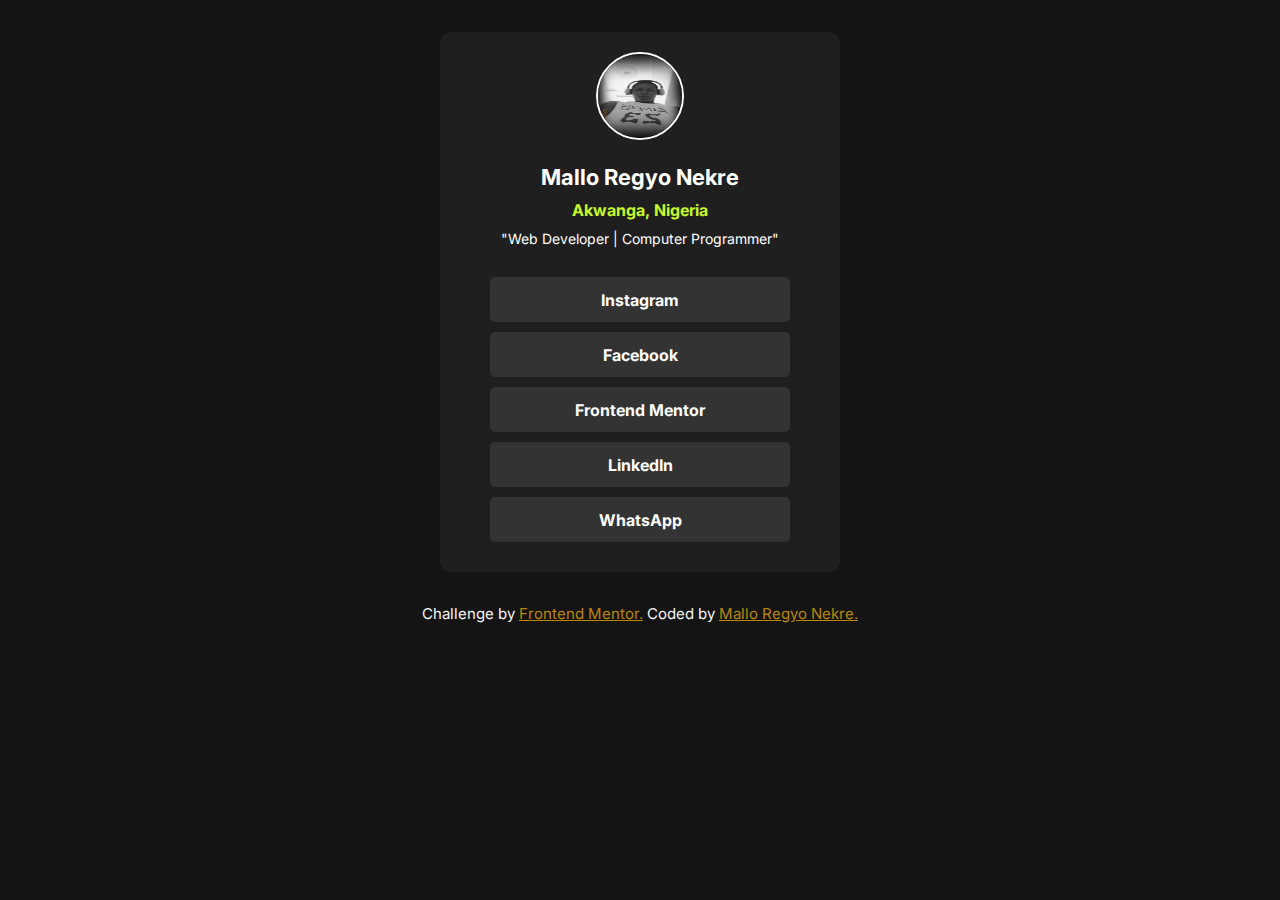
<file: index.html>
<!DOCTYPE html>
<html lang="en">
<head>
    <meta charset="UTF-8">
    <meta name="viewport" content="width=device-width, initial-scale=1.0">
    <link rel="preconnect" href="https://fonts.googleapis.com">
    <link rel="preconnect" href="https://fonts.gstatic.com" crossorigin>
    <link href="https://fonts.googleapis.com/css2?family=Inter:ital,opsz,wght@0,14..32,100..900;1,14..32,100..900&display=swap" rel="stylesheet">
    <link rel="stylesheet" href="styles/main.css ">
    <title>Social Proile Links</title>
</head>
<body>
    <div id="social-links-container">
        <div class="avatar-img">
            <img src="images/profile.jpg" alt="Mallo image" >
        </div>
        <div class="profile-text">
            <h1>Mallo Regyo Nekre</h1>
            <h4>Akwanga, Nigeria</h4>
            <p>"Web Developer | Computer Programmer"</p>
        </div>
        <div class="social-links">
            <ul class="social-links-list">
                <li><a href="https://www.instagram.com/regyojimmy?igsh=MWdydDI3ZTZxcnB6cg==" target="_blank">Instagram</a></li>
                <li><a href="https://www.facebook.com/profile.php?id=61576372776562" target="_blank">Facebook</a></li>
                <li><a href="https://malloregyo.com" target="_blank">Frontend Mentor</a></li>
                <li><a href="https://www.linkedin.com/in/mallo-regyo-507943378?utm_source=share&utm_campaign=share_via&utm_content=profile&utm_medium=android_app " target="_blank">LinkedIn</a></li>
                <li><a href="07016296735" target="_blank">WhatsApp</a></li>
            </ul>
           </div>
    </div>
    <div class="author">
        <p>
            Challenge by <a href="https://malloregyo.com">Frontend Mentor.</a> Coded by <a href="https://github.com/COEA-INTERNS">Mallo Regyo Nekre.</a>
        </p>
    </div>
</body>
</html
</file>
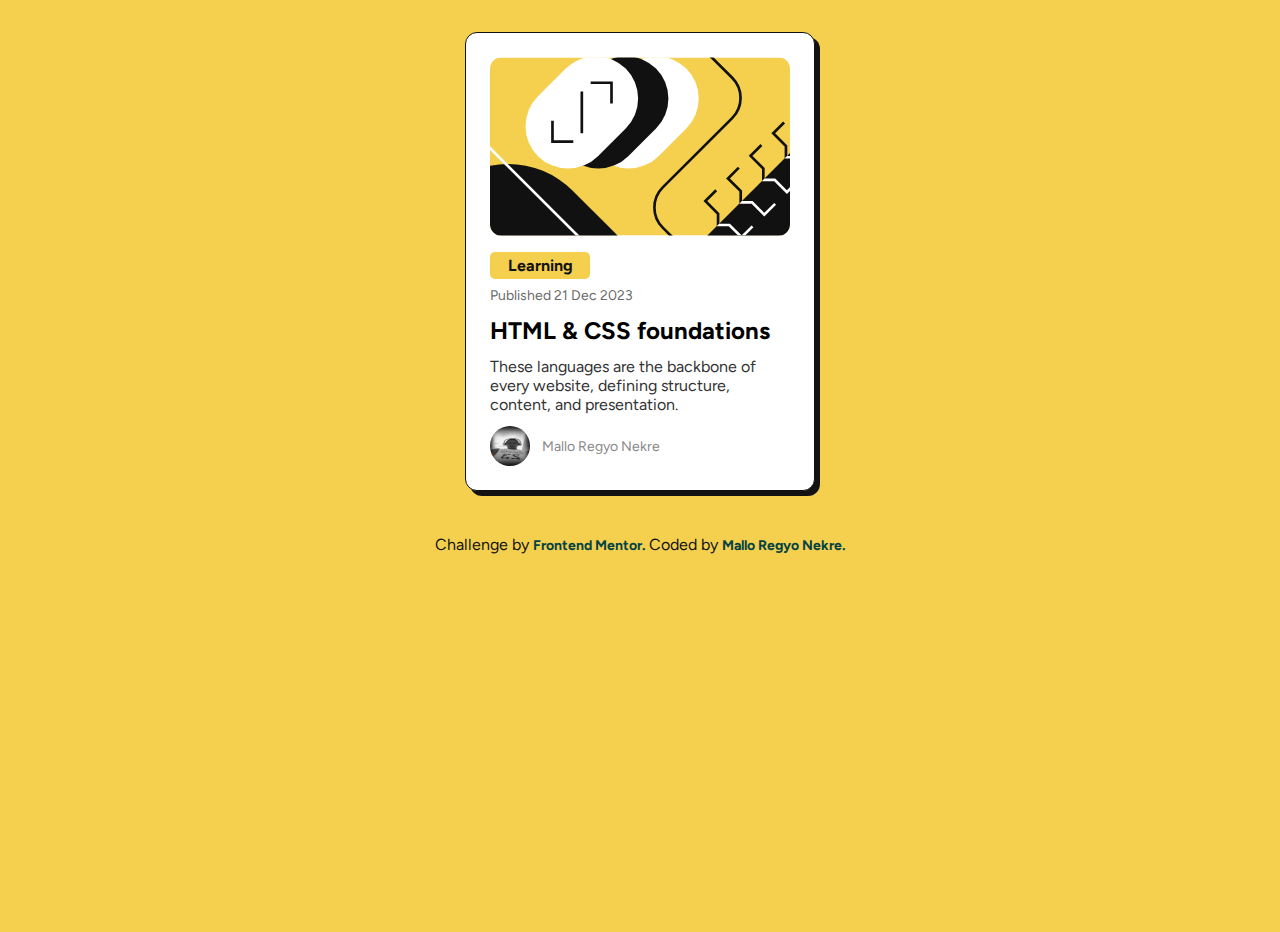
<file: Blog-card/index.html>
<!DOCTYPE html>
<html lang="en">
<head>
    <meta charset="UTF-8">
    <meta name="viewport" content="width=device-width, initial-scale=1.0">
    <link rel="preconnect" href="https://fonts.googleapis.com">
    <link rel="preconnect" href="https://fonts.gstatic.com" crossorigin>
    <link href="https://fonts.googleapis.com/css2?family=Figtree:ital,wght@0,300..900;1,300..900&display=swap" rel="stylesheet">
    <link rel="stylesheet" href="styles/styles.css">
    <title>Blog preview card</title>
</head>
<body>
    <div class="card-container">
        <img class="blog-image" src="images/illustration-article.svg" alt="Blog preview image">
        <span class="tag">Learning</span>
        <p class="date">Published 21 Dec 2023</p>
        <h2 class="title">HTML & CSS foundations</h2>
        <p class="description">These languages are the backbone of every website, defining structure, content, and presentation.</p>
        <div class="author">
            <img src="images/profile.jpg" alt="mallo image" class="author-img">
            <p>Mallo Regyo Nekre</p>
        </div>
    </div>
    <div class="footer">
        <p>
             Challenge by <a href="https://www.frontendmentor.io/home">Frontend Mentor.</a> Coded by <a href="https://github.com/mallo216">Mallo Regyo Nekre.</a>
        </p>
    </div>
  </body>
</html>
</file>
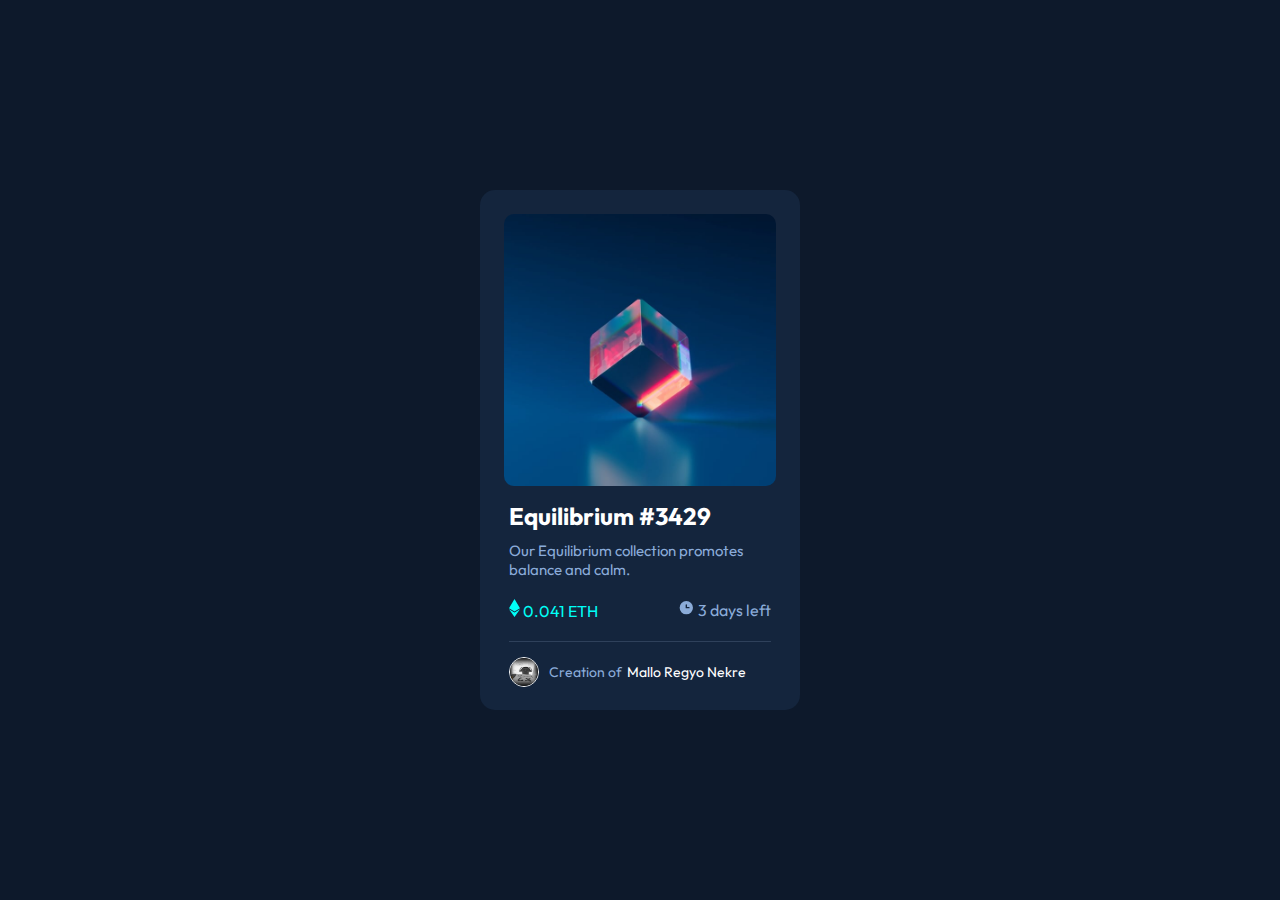
<file: NFT-card/index.html>
<!DOCTYPE html>
<html lang="en">
<head>
    <meta charset="UTF-8">
    <meta name="viewport" content="width=device-width, initial-scale=1.0">
    <link rel="preconnect" href="https://fonts.googleapis.com">
    <link rel="preconnect" href="https://fonts.gstatic.com" crossorigin>
    <link href="https://fonts.googleapis.com/css2?family=Outfit:wght@100..900&display=swap" rel="stylesheet">
    <link rel="stylesheet" href="styles/styles.css">
    <title>NFT Card</title>
</head>
<body>
    <div class="card-container">
        <div class="card-image">
            <img src="images/image-equilibrium.jpg" alt="NFT Image">
            <div class="image-overlay">
             <img src="images/icon-view.svg" alt="View Icon">
            </div>
        </div>
        <div class="card-content">
            <h2>Equilibrium #3429</h2>
            <p>Our Equilibrium collection promotes balance and calm.</p>
            <div class="card-info">
                <div class="eth"> 
                    <img src="images/icon-ethereum.svg" alt="Ethereum Icon">
                    <span>0.041 ETH</span>
                </div>
                <div class="time">
                    <img src="images/icon-clock.svg" alt="Clock Icon">
                    <span>3 days left</span>
                </div>
            </div>
            <div class="creator">
                <img src="images/profile.jpg" alt="Creator Avatar">
                <span>Creation of <p>Mallo Regyo Nekre</p></span>
            </div>
        </div>
    </div>
</body>
</html>
</file>
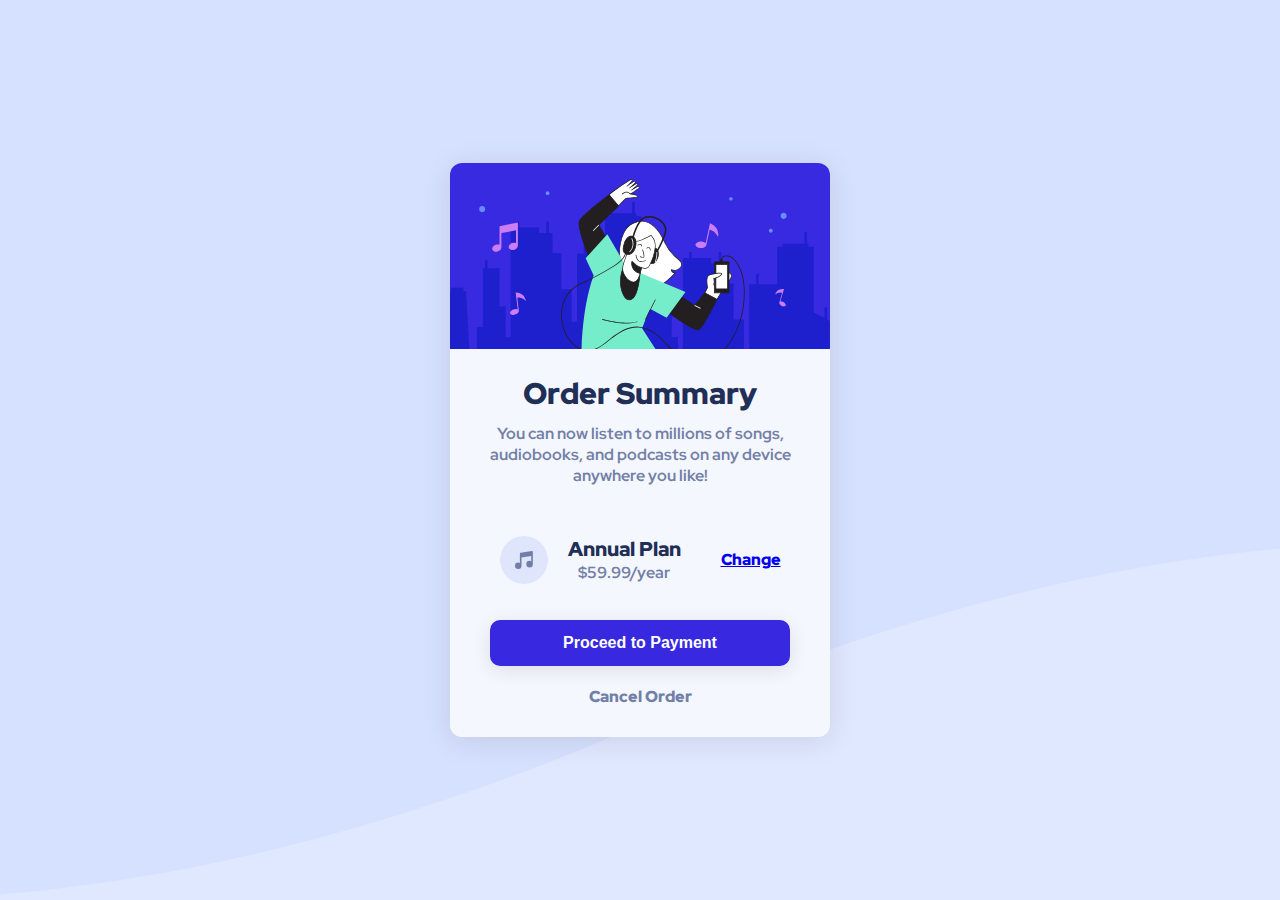
<file: Order-summary/index.html>
<!DOCTYPE html>
<html lang="en">
<head>
    <meta charset="UTF-8">
    <meta name="viewport" content="width=device-width, initial-scale=1.0">
    <link rel="preconnect" href="https://fonts.googleapis.com">
    <link rel="preconnect" href="https://fonts.gstatic.com" crossorigin>
    <link href="https://fonts.googleapis.com/css2?family=Red+Hat+Display:ital,wght@0,300..900;1,300..900&display=swap" rel="stylesheet">
    <link rel="stylesheet" href="styles.css">
    <title>Order summary</title>
</head>
<body>
    <div class="card-container">
        <div class="card-image">
            <img src="images/illustration-hero.svg" alt="illustration-hero">
        </div>
        <div class="card-content">
            <h2>Order Summary</h2>
            <p>You can now listen to millions of songs, audiobooks, and podcasts on any device anywhere you like!</p>
        </div>
        <div class="plan-container">
            <div class="plan-info">
                <img src="images/icon-music.svg" alt="Music Icon">
                <div class="plan-description">
                    <h3>Annual Plan</h3>
                    <p>$59.99/year</p>
                </div>
                <a class="change-link" href="http://">Change</a>
            </div>
            <button class="proceed-button">Proceed to Payment</button>
            <button class="cancel-order">Cancel Order</button>
        </div>
    </div>
</body>
</html>
</file>
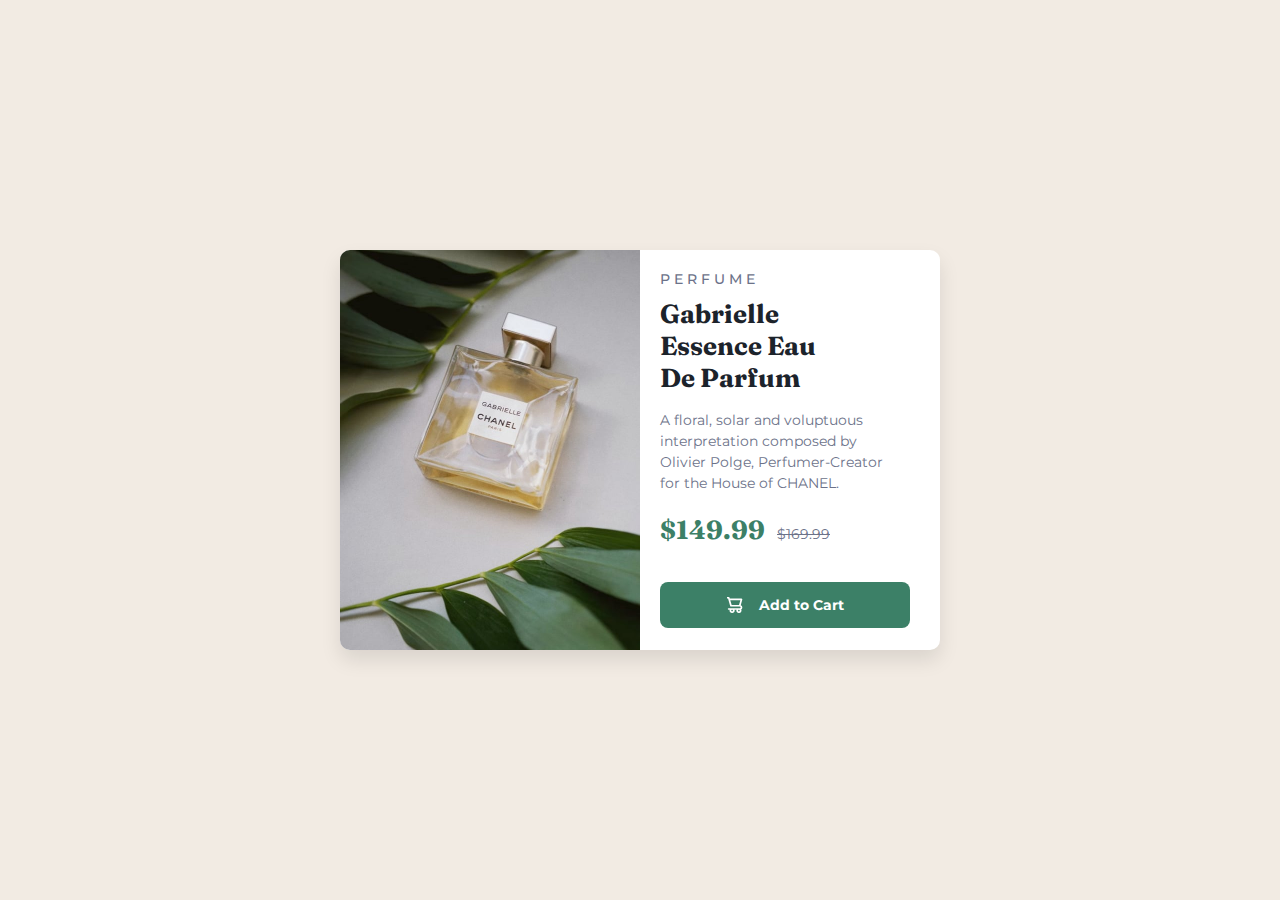
<file: product-card/index.html>
<!DOCTYPE html>
<html lang="en">
<head>
    <meta charset="UTF-8">
    <meta name="viewport" content="width=device-width, initial-scale=1.0">
    <link rel="preconnect" href="https://fonts.googleapis.com">
    <link rel="preconnect" href="https://fonts.gstatic.com" crossorigin>
    <link href="https://fonts.googleapis.com/css2?family=Fraunces:ital,opsz,wght@0,9..144,100..900;1,9..144,100..900&family=Montserrat:ital,wght@0,100..900;1,100..900&display=swap" rel="stylesheet">
    <link rel="stylesheet" href="stlyes/styles.css">
    <title>Product preview card component</title>
</head>
<body>
    <div class="card-container">
        <div class="card-image">
            <img src="images/image-product-desktop.jpg" alt="Product Image">
        </div>
        <div class="card-content">
            <p class="category">Perfume</p>
            <h1>Gabrielle Essence Eau De Parfum</h1>
            <p class="description">A floral, solar and voluptuous interpretation composed by Olivier Polge, Perfumer-Creator for the House of CHANEL.</p>
            <div class="price">
            <span class="current">$149.99</span>
            <span class="original">$169.99</span>
            </div>
            <div class="add-to-cart-container"><button class="add-to-cart"><img src="images/icon-cart.svg" alt="Cart">Add to Cart</button></div>
        </div>
        
    </div>
</body>
</html>
</file>
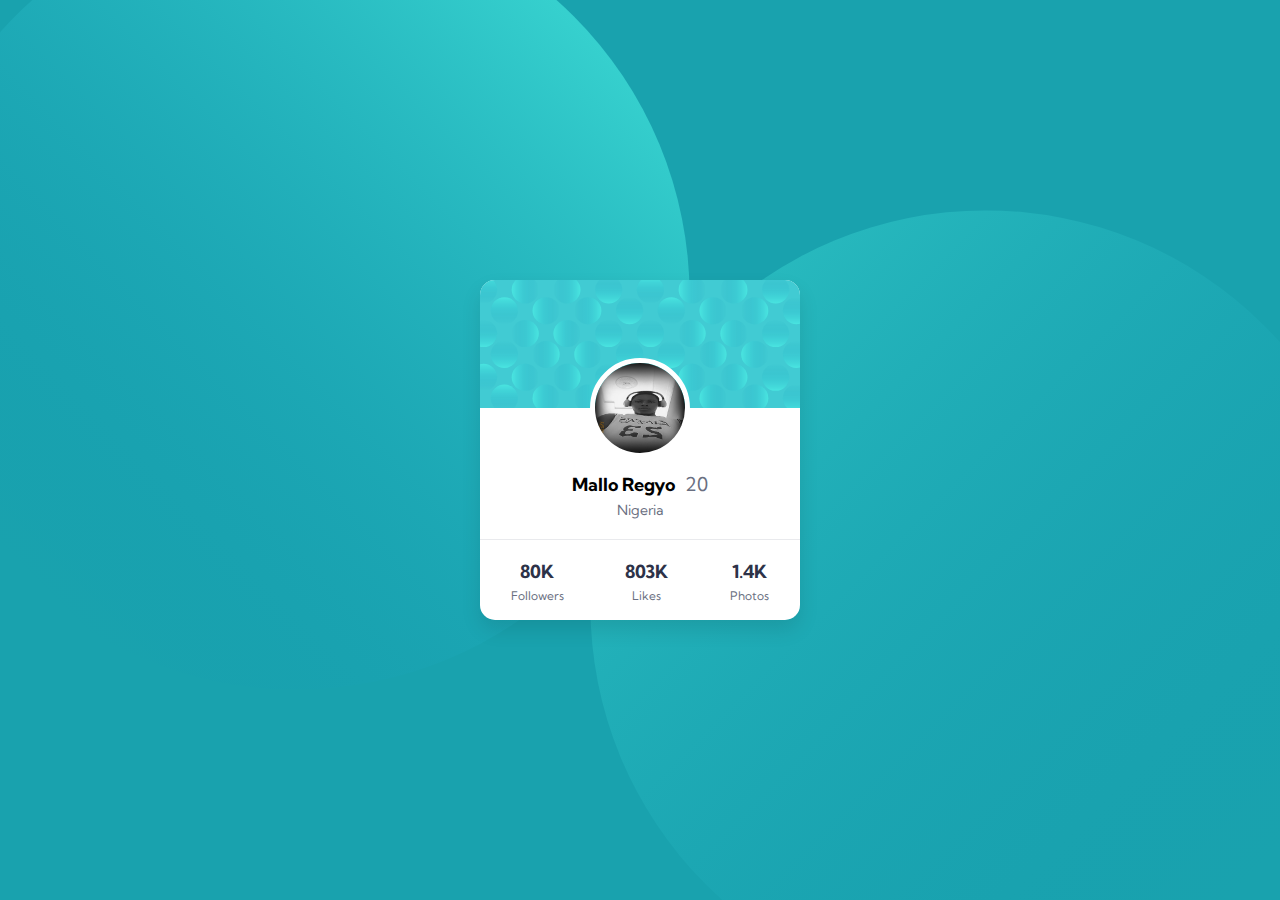
<file: Profile-card/index.html>
<!DOCTYPE html>
<html lang="en">
<head>
    <meta charset="UTF-8">
    <meta name="viewport" content="width=device-width, initial-scale=1.0">
    <link rel="preconnect" href="https://fonts.googleapis.com">
    <link rel="preconnect" href="https://fonts.gstatic.com" crossorigin>
    <link href="https://fonts.googleapis.com/css2?family=Kumbh+Sans:wght@100..900&display=swap" rel="stylesheet">
    <link rel="stylesheet" href="styles.css">
    <title>Profile Card Component</title>
</head>
<body>
    <div class="card-container">
        <div class="card-image">
            <img src="images/bg-pattern-card.svg" alt="Profile Image">
        </div>
        <div class="card-content">
            <img src="images/profile.jpg" alt="Profile Picture" class="profile-picture">
            <div class="basic">
                <h2>Mallo Regyo</h2><span class="age">20</span>
            </div>
              <p>Nigeria</p>
        </div>
        <div class="follow">
          <div class="follow-info">
            <h3>80K</h3>
            <p>Followers</p>
          </div>
          <div class="follow-info">
            <h3>803K</h3>
            <p>Likes</p>
          </div>
          <div class="follow-info">
            <h3>1.4K</h3>
            <p>Photos</p>
          </div>
        </div>

    </div>
</body>
</html>
</file>
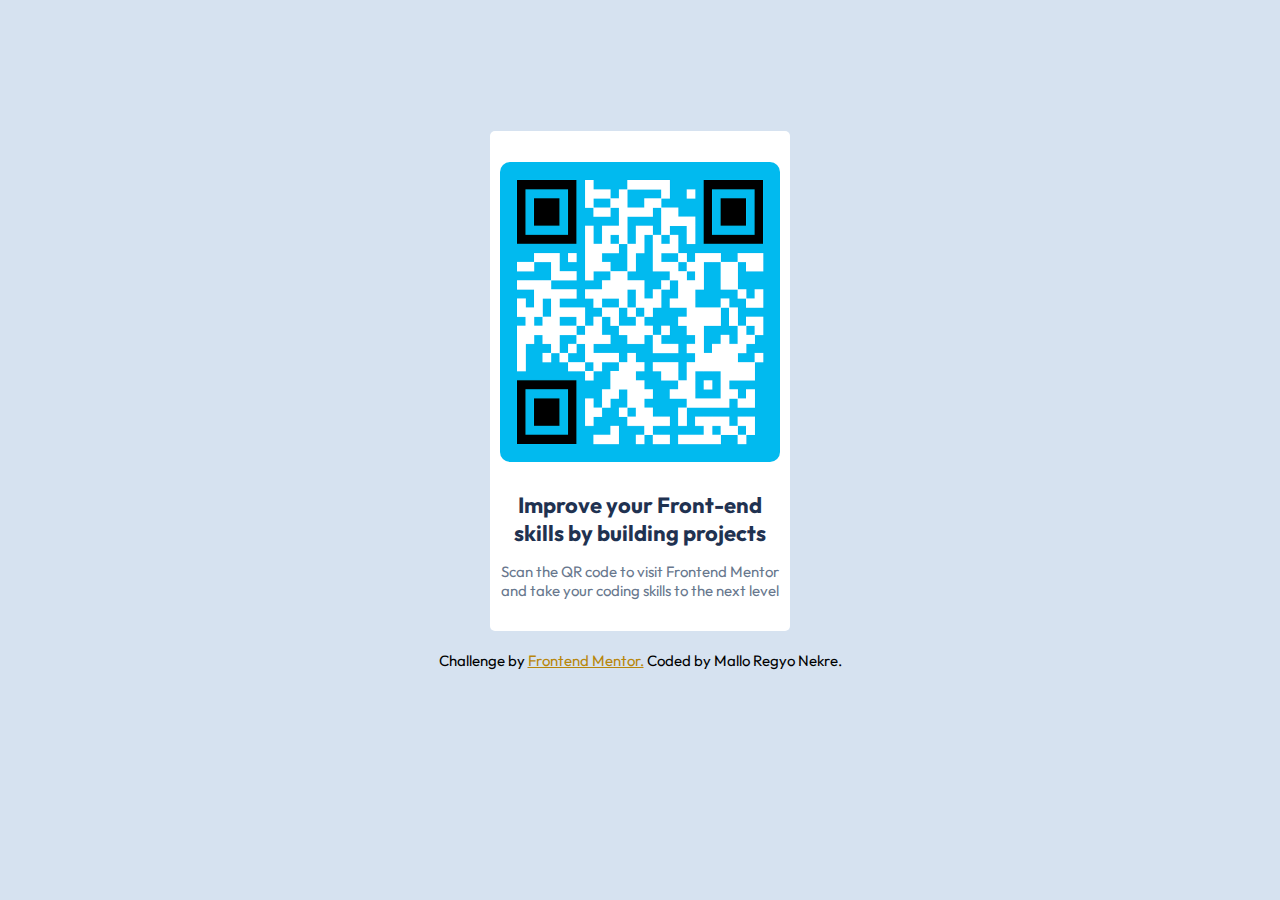
<file: QR-code/index.html>
<!DOCTYPE html>
<html lang="en">
<head>
    <meta charset="UTF-8">
    <meta name="viewport" content="width=device-width, initial-scale=1.0">
    <link rel="preconnect" href="https://fonts.googleapis.com">
    <link rel="preconnect" href="https://fonts.gstatic.com" crossorigin>
    <link rel="preconnect" href="https://fonts.googleapis.com">
    <link rel="preconnect" href="https://fonts.gstatic.com" crossorigin>
    <link href="https://fonts.googleapis.com/css2?family=Outfit:wght@100..900&display=swap" rel="stylesheet">
    <link rel="stylesheet" href="styles/styles.css">
    <title><QR-Code></title>
</head>
<body>
    <div class="container">
           <div class="logo">
            <img src="images/logo.png" alt="Mallo image" >
        </div>
        <div class="content">
            <h1>Improve your Front-end skills by building projects</h1>
            <p>Scan the QR code to visit Frontend Mentor and take your coding skills to the next level</p>
        </div>
    </div>
    <div class="author">
        <p>
            Challenge by <a href="https://malloregyo.com">Frontend Mentor.</a> Coded by Mallo Regyo Nekre.</a>
        </p>
    </div>
</file>
<file: styles/main.css>
* {
    box-sizing: border-box;
    margin: 0;
    padding: 0;
    font-family: 'Inter', sans-serif;
}
body {
    background-color: #141414;
}

#social-links-container {
    display: flex;
    flex-direction: column;
    align-items: center;
    gap: 20px;
    background-color:  #1f1f1f;
   border-radius: 10px;
    height: 540px;
    width: 400px;
    margin: 2rem auto;
    
}

.avatar-img img {
    width: 88px;
    height: 88px;
    border-radius: 50%;
    border: 2px solid #fff;
    margin-top: 20px;
}

.profile-text {
    color: #fff;
    text-align: center;
}

.profile-text h1 {
    font-size: 22px;
    margin-bottom: 10px;
    color: #fff;
}

.profile-text h4 {
    font-size: 16px;
    margin-bottom: 10px;
    color: #c5f82a;
}

.profile-text p {
    font-size: 14px;
    margin-top: 5px;
    color: #fff;
}


.social-links-list {
    padding: 10px;
    margin: 0;
    list-style: none;
    display: flex;
    flex-direction: column;
    gap: 10px;
}

.social-links-list li a {
    display: flex;
    align-items: center;
    justify-content: center;
    text-decoration: none;
    color: #fff;
    transition: color 0.3s;
    background-color: #333333;
    width: 300px;
    height: 45px;
    border-radius: 5px;
    font-weight: 700;
}

.social-links-list li a:hover {
    background-color: #c5f82a;
    color: #141414;
    font-weight: bold;

}

@media screen and (min-width: 1440px) {
  #social-links-container {
       width: 400px;
    }
 
}

.author {
    color: whitesmoke;
    font-size: 15px;
    text-align: center;
    margin-bottom: 20px;
}

.author a {
    color: darkgoldenrod;
}

.author a:hover {
        color: rgb(7, 89, 114);
}
</file>
<file: Blog-card/styles/styles.css>
* {
    box-sizing: border-box;
    margin: 0;
    padding: 0;
    font-family: 'Figtree', sans-serif;
}

body {
   justify-content: center;
   align-items: center;
    min-height: 100vh;
    background-color: #f4d04e;
    margin: 0;
    padding: 0;
}

.card-container {
     display: flex;
    flex-direction: column;
    background-color: #ffffff;
    padding: 24px;
    border-radius: 12px;
    border: 1px solid #121212;
    box-shadow: 5px 5px 0px #121212;
    max-width: 350px;
    overflow: hidden;
    transition: transform 0.3s ease, box-shadow 0.3s ease;
    margin: 2rem auto;
}

.card-container:hover {
    transform: translateY(-10px);
    box-shadow: 10px 10px 0px #121212;
}

.blog-image {
    width: 100%;
    height: auto;
    border-radius: 12px;
    margin-bottom: 16px;
}

.tag {
    display: inline-block;
    background-color: #f4d04e;
    color: #121212;
    padding: 4px 8px;
    border-radius: 5px;
    font-weight: bold;
    margin-bottom: 8px;
    width: 100px;
    text-align: center;
}

.date {
    font-size: 0.875rem;
    color: #6b6b6b;
    margin-bottom: 12px;
}

.title {
    font-size: 1.5rem;
    font-weight: bold;
    margin-bottom: 12px;
}

.title:hover {
    color: #f4d04e;
    text-decoration: none;
    cursor: pointer;
}

.description {
    font-size: 1rem;
    color: #333333;
    margin-bottom: 12px;
}

.author {
    display: flex;
    align-items: center;
}

.author-img {
    width: 40px;
    height: 40px;
    border-radius: 50%;
    margin-right: 12px;
}

.author p {
    font-size: 0.875rem;
    color: #888888;
}

.footer {
    display: flex;
    flex-direction: column;
    margin-top: 20px;
    justify-content: center;
    align-items: center;
    padding: 12px 0;
    color: #121212;
    margin: 2rem auto;
}

.footer a {
    
    font-size: 0.875rem;
    color: rgb(4, 66, 68);
    text-decoration: none;
    font-weight: bold;
}

.footer a:hover {
    text-decoration: underline;
}
</file>
<file: NFT-card/styles/styles.css>
* {
    box-sizing: border-box;
    margin: 0;
    padding: 0;
    font-family: 'Outfit', sans-serif;
}

body {
    font-family: "Outfit", sans-serif;
    background-color: #0d192b;
    color: #ffffff;
    display: flex;
    justify-content: center;
    align-items: center;
    min-height: 100vh;
}

.card-container {
    background-color: #14253d;
    border-radius: 15px;
    overflow: hidden;
    width: 320px;
    height: 520px;
    padding: 24px;
    position: relative;
    
}

.card-image {
    position: relative;
    width: 100%;
}

.card-image img {
    width: 100%;
    display: block;
    border-radius: 10px;
    
    
}

.image-overlay {
  background-color: #00fff7;
  position: absolute;
  top: 0;
  left: 0;
  right: 0;
  bottom: 0;
  overflow: hidden;
  width: 100%;
  height: 100%;
  transition: all 100ms ease-in-out;
  display: flex;
  opacity: 0;
  align-items: center;
  justify-content: center;
  cursor: pointer;
  transition: 0pacity 0.3s ease-in-out;
}

.card-image:hover .image-overlay {
    height: 100%;
    opacity: 1;
}   

.view-icon {
    width: 50%;
    
}

.card-content {
    padding: 5px;
}

.card-content h2 {
    font-size: 24px;
    margin-bottom: 10px;
    margin-top: 10px;
}

.card-content h2:hover {
    color: #00fff7;
    cursor: pointer;
}
.card-content p {
    color: #8bacda;
    font-size: 15px;
}

.card-info {
    display: flex;
    justify-content: space-between;
    margin-top: 20px;
    margin-bottom: 20px;
}

.eth span {
    color: #00fff7;
}

.time span {
    color: #8bacda;
}

.creator {
    display: flex;
    justify-content: baseline;
    align-items: center;
    border-top: 1px solid #2f415b;
    padding-top: 15px;
}

.creator img {
    width: 30px;
    height: 30px;
    border-radius: 50%;
    border: 1px solid #ffffff;
}

.creator span {
    color: #8bacda;
    font-size: 14px;
    margin-left: 10px;
    display: flex;
    gap: 5px;
}

.creator p {
    color: #ffffff;
    font-size: 14px;
}

.creator p:hover {
    color: #00fff7;
    cursor: pointer;
}


.author {
    color: whitesmoke;
    font-size: 15px;
    text-align: center;
    margin-bottom: 20px;
}

.author a {
    color: darkgoldenrod;
}

.author a:hover {
    color: rgb(7, 89, 114);
}
</file>
<file: Order-summary/styles.css>
* {
    box-sizing: border-box;
    margin: 0;
    padding: 0;
}

body {
    background: url('./images/pattern-background-desktop.svg') no-repeat center center fixed;
    background-size: cover;
    background-color: #e0e8ff;
    height: 100vh;
    display: flex;
    justify-content: center;
    align-items: center;
}

.card-container {
    background: #f5f7ff;
    border-radius: 12px;
    box-shadow: 0 4px 30px rgba(0, 0, 0, 0.1);
    max-width: 380px;
    text-align: center;
    overflow: hidden;
}

.card-image img {
    width: 100%;
    height: auto;
}

.card-content {
    padding: 20px;
}

.card-content h2 {
    color: #1f2f56;
    font-family: "Red Hat Display", sans-serif;
    font-weight: 900;
    font-size: 30px;
    margin-bottom: 10px;
}

.card-content p {
    color: #7280a7;
    font-family: "Red Hat Display", sans-serif;
    font-weight: 700;
    font-size: 16px;
}

.plan-container {
  padding: 10px;
  display: flex;
  flex-direction: column;
  justify-content: center;
  align-items: center;
}

.plan-info {
    display: flex;
    align-items: center;
    justify-content: space-between;
    background-color: #f5f7ff;
    padding: 20px;
    border-radius: 10px;
}

.plan-description {
    flex-grow: 1;
    padding: 0 20px;
    
}

.plan-description h3 {
    color: #1f2f56;
    font-family: "Red Hat Display", sans-serif;
    font-weight: 900;
    font-size: 20px;
}

.plan-description p {
    color: #7280a7;
    font-family: "Red Hat Display", sans-serif;
    font-weight: 700;
    font-size: 16px;
}

.change-link {
    padding-left: 20px;
    font-family: 'Red Hat Display', sans-serif;
    font-weight: 900;
    font-size: 16px;
}
.proceed-button {
    background: #3829e0;
    display: flex;
    justify-content: center;
    align-items: center;
    border: none;
    border-radius: 10px;
    color: white;
    cursor: pointer;
    font-size: 16px;
    font-weight: bold;
    padding: 14px;
    margin-top: 16px;
    width: 300px;
    box-shadow: 0 4px 20px rgba(0, 0, 0, 0.1);
}
.proceed-button:hover {
    background: #7280a7;
}

.change-link:hover {
    text-decoration: none;
    color: #7280a7;
}

.cancel-order {
    background: transparent;
    border: none;
    color: #7280a7;
    cursor: pointer;
    font-size: 16px;
    font-weight: 900;
    font-family: 'Red Hat Display', sans-serif;
    margin-top: 20px;
    margin-bottom: 20px;
   
}

.cancel-order:hover{
    color: #1f2f56;
    font-weight: 900;
}
</file>
<file: product-card/stlyes/styles.css>
* {
    box-sizing: border-box;
    margin: 0;
    padding: 0;
    font-family: 'Montserrat', sans-serif;
}

body {
    background-color: #f2ebe3;
    display: flex;
    justify-content: center;
    align-items: center;
    height: 100vh;
}

.card-container {
    width: 600px;
    height: 400px;
    display: flex;
    background-color: #ffffff;
    border-radius: 10px;
    overflow: hidden;
    box-shadow: 0 10px 20px rgba(0, 0, 0, 0.1);
}

.card-image img {
    width: 300px;
    height: 100%;
    object-fit: cover;
   
}

.card-content {
    padding: 20px;
    display: flex;
    flex-direction: column;
}

.category {
    font-size: 14px;
    color: #6c7289;
    text-transform: uppercase;
    letter-spacing: 4px;
    font-weight: 500;
    margin-bottom: 10px;
}

.card-content h1 {
    font-size: 26px;
    font-family: "Fraunces", serif;
    font-weight: 700;
    margin-bottom: 16px;
    color: #1c232b;
    width: 180px;
}

.description {
    font-size: 14px;
    color: #6c7289;
    line-height: 1.5;
    margin-bottom: 20px;
    width: 240px;
}

.price {
    display: flex;
    flex-direction: row;
    gap: 12px;
    align-items: baseline;
    margin-bottom: 20px;
}

 .price .current {
    font-size: 26px;
    font-weight: bold;
    color: #3c8067;
    font-family: "Fraunces", serif;
    font-weight: 700;
    margin-top: 0;
    
}

 .price .original {
    font-size: 14px;
    text-decoration: line-through;
    color: #6c7289;
   
}

.add-to-cart {
    display: flex;
    width: 250px;
    align-items: center;
    justify-content: center;
    font-size: 14px;
    font-weight: bold;
    background-color: #3c8067;
    color: white;
    border: none;
    padding: 14px;
    border-radius: 8px;
    cursor: pointer;
    gap: 16px;
    transition: background-color 0.3s ease;
}

.add-to-cart:hover {
    background-color: #1b4133;
}

.add-to-cart img {
    width: 16px;
    height: 16px;
}

.add-to-cart-container {
    display: flex;
    flex-direction: column;
    justify-content: center;

    margin-top: 16px;
}
</file>
<file: Profile-card/styles.css>
* {
  margin: 0;
  padding: 0;
  box-sizing: border-box;
  font-family: 'Kumbh Sans', sans-serif;
}
body {
  height: 100vh;
  background-image: url("images/bg-pattern-top.svg"), url("images/bg-pattern-bottom.svg");
  background-position: top -100px left -100px, bottom -100px right -100px;
  background-repeat: no-repeat, no-repeat;
  background-size: 790px, 790px;
  background-color: #19a2ae;
  display: flex;
  justify-content: center;
  align-items: center;
}
.card-container {
  background-color: white;
  border-radius: 15px;
  overflow: hidden;
  text-align: center;
  box-shadow: 0px 10px 20px rgba(0, 0, 0, 0.1);
  width: 320px;
  height: 340px;
}
.card-image img {
  width: 100%;
  display: block;
}
.profile-picture {
  width: 100px;
  height: 100px;
  border: 5px solid white;
  border-radius: 50%;
  margin-top: -50px;
}
.basic {
  display: flex;
  flex-direction: row;
  align-items: center;
  text-align: center;
  justify-content: center;
  gap: 10px;
}
.age {
  font-size: 18px;
  color: #6a6f81;
  text-align: center;
  margin: 10px 0 5px;
  font-size: larger;
}
.basic h2 {
  font-size: 18px;
  margin: 10px 0 5px;
}
.card-content p {
  font-size: 14px;
  color: #6a6f81;
}
.follow {
  display: flex;
  justify-content: space-around;
  border-top: 1px solid #e9eaed;
  margin-top: 20px;
  padding: 20px 0;
}
.follow-info h3 {
  font-size: 18px;
  color: #2d3248;
}
.follow-info p {
  font-size: 12px;
  color: #6a6f81;
  margin-top: 5px;
}

@media (min-width: 600px) {
  .card {
    max-width: 350px;
    padding: 30px;
  }
}
</file>
<file: QR-code/styles/styles.css>
*{
    margin: 0;
    padding: 0;
    box-sizing: border-box;
}

body {
  font-family: "Outfit", sans-serif;
  background-color: #d6e2f0;
  display: flex;
  flex-direction: column;
  justify-content: center;
  align-items: center;
  height: 800px;
  width: 100%;
}

.container {
  display: flex;
  justify-content: center;
  align-items: center;
  flex-direction: column;
  background-color: #fff;
  border-radius: 5px;
  padding: 10px;
  text-align: center;
  max-width: 300px;
  display: flex;
  justify-content: center;
  width: 400px;
  height: 500px;
  transition: transform 0.3s ease;
}

.content h1 {
  font-family: "Outfit", sans-serif;
  font-size: 22px;
  text-align: center;
  margin-top: 10px;
  color: #1f3251;
}

.content p {
  color: #68778d;
  font-family: "Outfit", sans-serif;
  font-size: 15px;
  text-align: center;
  margin-top: 15px;

}
.author {
    color: black;
    font-size: 15px;
    text-align: center;
    margin-top: 20px;
}

.author a {
    color: darkgoldenrod;
}

.author a:hover {
        color: rgb(7, 89, 114);
}
.logo img {
  width: 100px;
  border-radius: 10px;
  margin-bottom: 15px;
}

/* desktop style */

@media (min-width: 600px) {
  .card {
    max-width: 350px;
    padding: 30px;
  }
}

.logo img {
  width: 280px;
  height: 300px;
}
</file>
